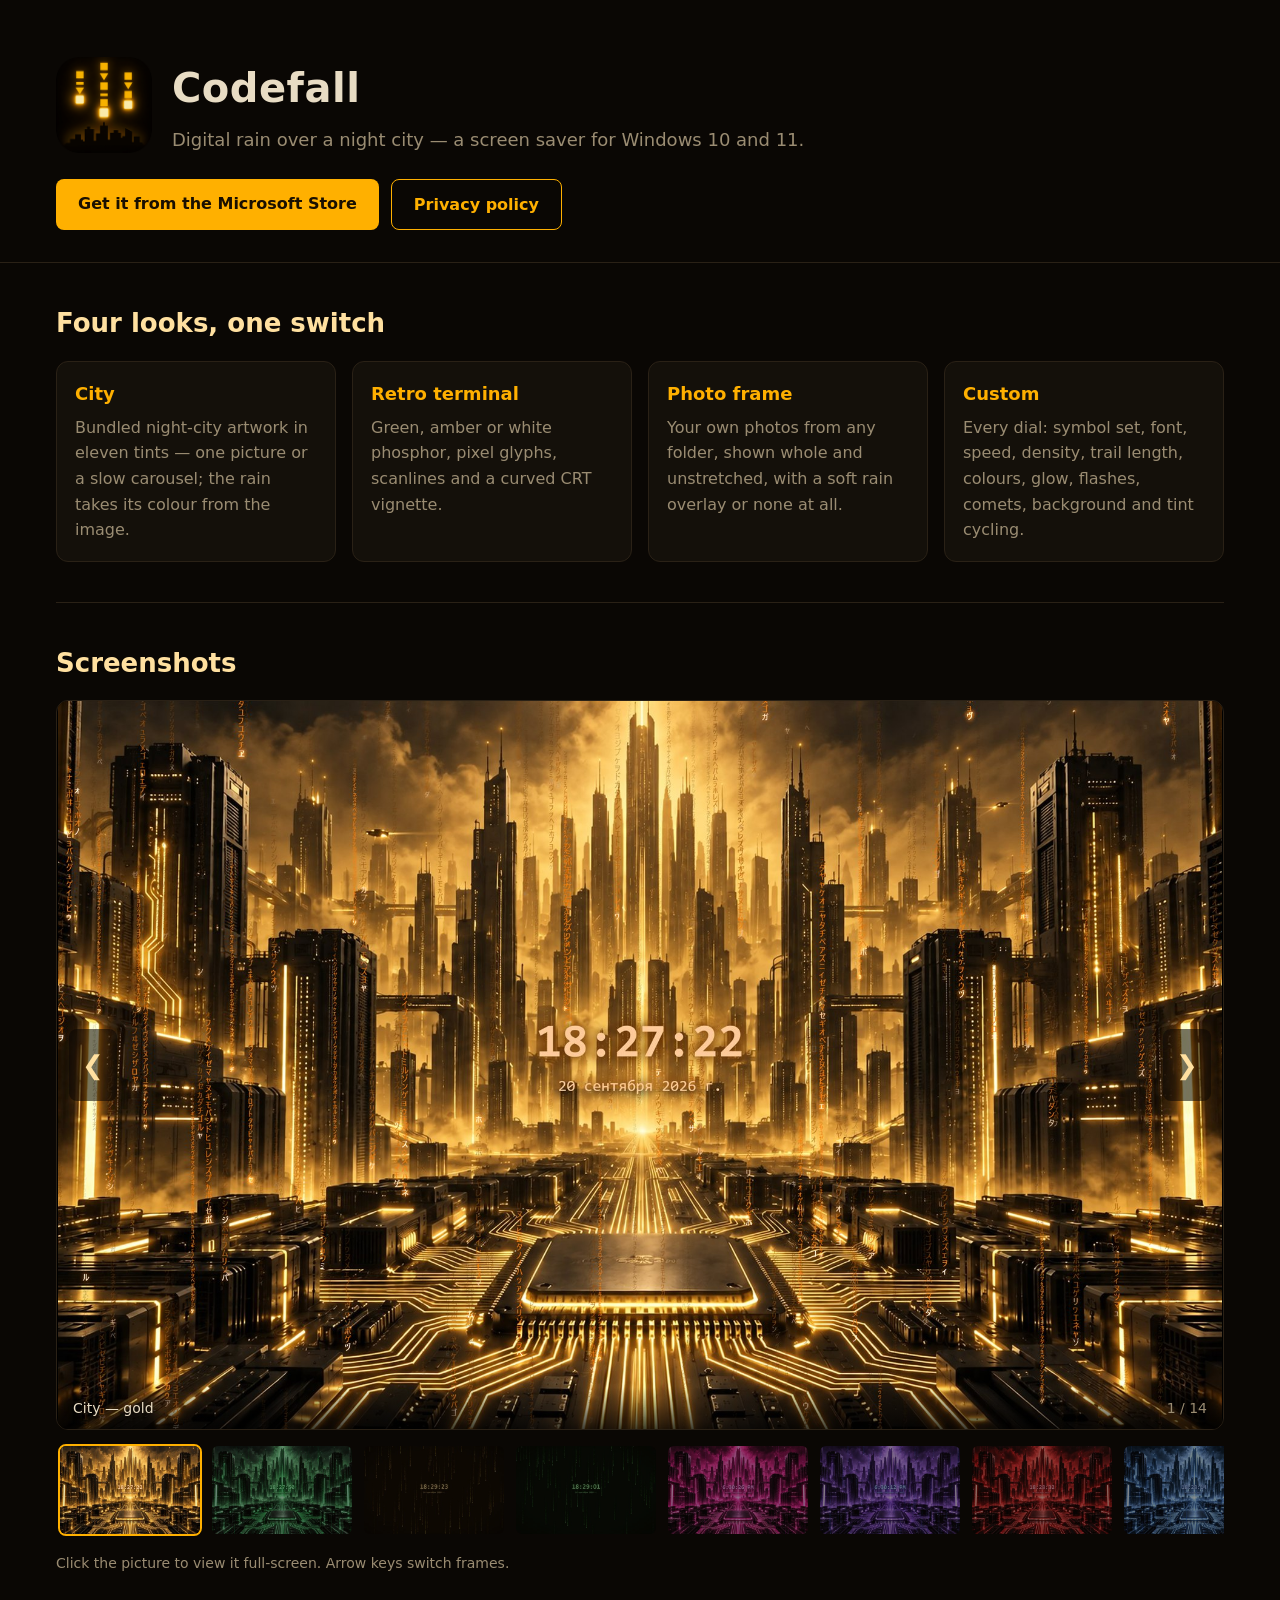
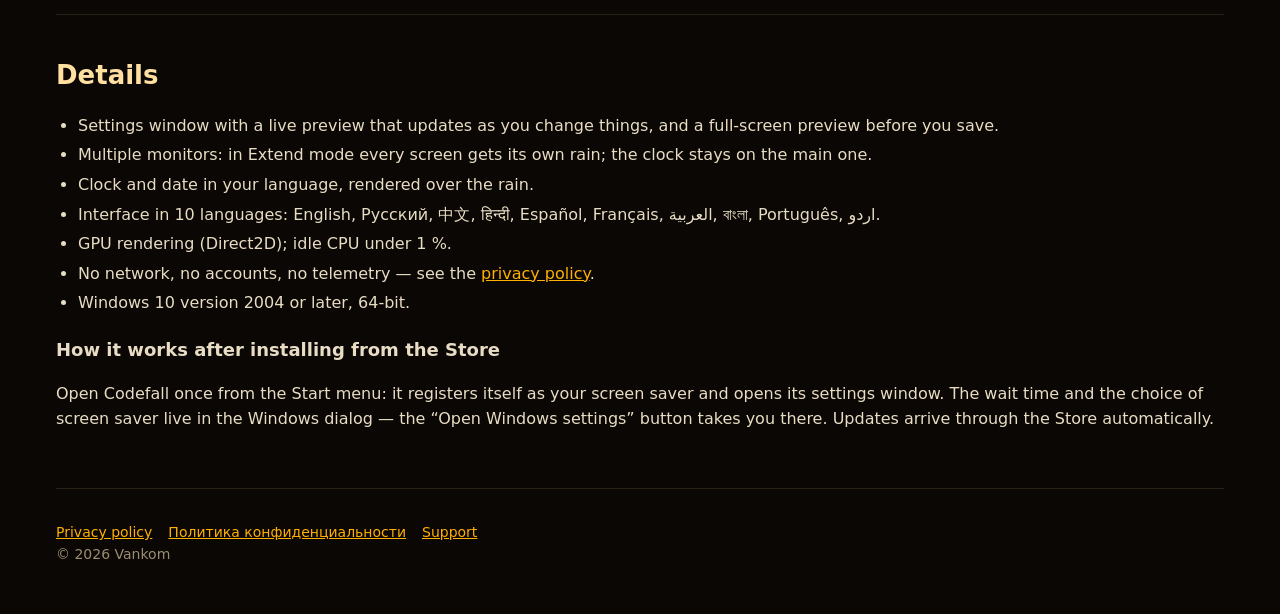
<file: index.html>
<!DOCTYPE html>
<html lang="en">
<head>
  <meta charset="utf-8">
  <meta name="viewport" content="width=device-width, initial-scale=1">
  <title>Codefall — matrix rain screen saver for Windows</title>
  <meta name="description" content="Codefall is a Windows screen saver: glowing digital rain over a night city, a retro terminal, a photo frame with your own pictures, and a clock. Free in the Microsoft Store.">
  <link rel="icon" type="image/png" href="icon.png">
  <link rel="stylesheet" href="style.css">
</head>
<body>
  <header>
    <div class="wrap">
      <div class="brand">
        <img src="icon.png" alt="Codefall icon">
        <div>
          <h1>Codefall</h1>
          <p class="tagline">Digital rain over a night city — a screen saver for Windows 10 and 11.</p>
        </div>
      </div>
      <div class="cta">
        <a class="btn" href="https://apps.microsoft.com/detail/9N5ZNNKSW9VD">Get it from the Microsoft Store</a>
        <a class="btn secondary" href="privacy.html">Privacy policy</a>
      </div>
    </div>
  </header>

  <main class="wrap">
    <section>
      <h2>Four looks, one switch</h2>
      <div class="modes">
        <div class="mode"><h3>City</h3><p>Bundled night-city artwork in eleven tints — one picture or a slow carousel; the rain takes its colour from the image.</p></div>
        <div class="mode"><h3>Retro terminal</h3><p>Green, amber or white phosphor, pixel glyphs, scanlines and a curved CRT vignette.</p></div>
        <div class="mode"><h3>Photo frame</h3><p>Your own photos from any folder, shown whole and unstretched, with a soft rain overlay or none at all.</p></div>
        <div class="mode"><h3>Custom</h3><p>Every dial: symbol set, font, speed, density, trail length, colours, glow, flashes, comets, background and tint cycling.</p></div>
      </div>
    </section>

    <section id="screenshots">
      <h2>Screenshots</h2>
      <div class="carousel" data-count="14">
        <div class="stage">
          <button class="nav prev" aria-label="Previous">&#10094;</button>
          <img class="main" src="screens/01.jpg" alt="City — gold">
          <button class="nav next" aria-label="Next">&#10095;</button>
          <div class="caption"><span class="cap">City — gold</span><span class="counter">1 / 14</span></div>
        </div>
        <div class="thumbs">
        <button class="thumb" data-i="0" aria-label="City — gold"><img src="screens/thumbs/01.jpg" alt="City — gold" loading="lazy"></button>
        <button class="thumb" data-i="1" aria-label="City — green"><img src="screens/thumbs/02.jpg" alt="City — green" loading="lazy"></button>
        <button class="thumb" data-i="2" aria-label="Retro terminal — amber"><img src="screens/thumbs/03.jpg" alt="Retro terminal — amber" loading="lazy"></button>
        <button class="thumb" data-i="3" aria-label="Retro terminal — green"><img src="screens/thumbs/04.jpg" alt="Retro terminal — green" loading="lazy"></button>
        <button class="thumb" data-i="4" aria-label="City — magenta"><img src="screens/thumbs/05.jpg" alt="City — magenta" loading="lazy"></button>
        <button class="thumb" data-i="5" aria-label="City — purple"><img src="screens/thumbs/06.jpg" alt="City — purple" loading="lazy"></button>
        <button class="thumb" data-i="6" aria-label="City — red"><img src="screens/thumbs/07.jpg" alt="City — red" loading="lazy"></button>
        <button class="thumb" data-i="7" aria-label="City — blue"><img src="screens/thumbs/08.jpg" alt="City — blue" loading="lazy"></button>
        <button class="thumb" data-i="8" aria-label="Retro terminal — white"><img src="screens/thumbs/09.jpg" alt="Retro terminal — white" loading="lazy"></button>
        <button class="thumb" data-i="9" aria-label="City — monochrome"><img src="screens/thumbs/10.jpg" alt="City — monochrome" loading="lazy"></button>
        <button class="thumb" data-i="10" aria-label="Photo frame"><img src="screens/thumbs/11.jpg" alt="Photo frame" loading="lazy"></button>
        <button class="thumb" data-i="11" aria-label="Photo frame"><img src="screens/thumbs/12.jpg" alt="Photo frame" loading="lazy"></button>
        <button class="thumb" data-i="12" aria-label="Photo frame"><img src="screens/thumbs/13.jpg" alt="Photo frame" loading="lazy"></button>
        <button class="thumb" data-i="13" aria-label="Settings — live preview"><img src="screens/thumbs/14.jpg" alt="Settings — live preview" loading="lazy"></button>
        </div>
      </div>
      <p class="hint">Click the picture to view it full-screen. Arrow keys switch frames.</p>
    </section>

    <section>
      <h2>Details</h2>
      <ul>
        <li>Settings window with a live preview that updates as you change things, and a full-screen preview before you save.</li>
        <li>Multiple monitors: in Extend mode every screen gets its own rain; the clock stays on the main one.</li>
        <li>Clock and date in your language, rendered over the rain.</li>
        <li>Interface in 10 languages: English, Русский, 中文, हिन्दी, Español, Français, العربية, বাংলা, Português, اردو.</li>
        <li>GPU rendering (Direct2D); idle CPU under 1 %.</li>
        <li>No network, no accounts, no telemetry — see the <a href="privacy.html">privacy policy</a>.</li>
        <li>Windows 10 version 2004 or later, 64-bit.</li>
      </ul>
      <h3>How it works after installing from the Store</h3>
      <p>Open Codefall once from the Start menu: it registers itself as your screen saver and opens its settings window. The wait time and the choice of screen saver live in the Windows dialog — the “Open Windows settings” button takes you there. Updates arrive through the Store automatically.</p>
    </section>
  </main>

  <div class="lightbox" hidden><img alt=""><button class="close" aria-label="Close">&#10005;</button></div>

  <footer>
    <div class="wrap">
      <nav><a href="privacy.html">Privacy policy</a><a href="privacy.ru.html">Политика конфиденциальности</a><a href="https://github.com/VladimirKokhnenko/codefall/issues">Support</a></nav>
      © 2026 Vankom
    </div>
  </footer>
  <script>
    (function () {
      var caps = ["City — gold", "City — green", "Retro terminal — amber", "Retro terminal — green", "City — magenta", "City — purple", "City — red", "City — blue", "Retro terminal — white", "City — monochrome", "Photo frame", "Photo frame", "Photo frame", "Settings — live preview"];
      var c = document.querySelector(".carousel"), main = c.querySelector(".main"), cap = c.querySelector(".cap"),
          counter = c.querySelector(".counter"), thumbs = Array.prototype.slice.call(c.querySelectorAll(".thumb")),
          lb = document.querySelector(".lightbox"), lbImg = lb.querySelector("img"), i = 0;
      function src(n) { return "screens/" + ("0" + (n + 1)).slice(-2) + ".jpg"; }
      function show(n) {
        i = (n + caps.length) % caps.length;
        main.src = src(i); main.alt = caps[i]; cap.textContent = caps[i]; counter.textContent = (i + 1) + " / " + caps.length;
        thumbs.forEach(function (t, k) { t.classList.toggle("active", k === i); });
        thumbs[i].scrollIntoView({ block: "nearest", inline: "center", behavior: "smooth" });
        if (!lb.hidden) { lbImg.src = src(i); lbImg.alt = caps[i]; }
      }
      c.querySelector(".prev").addEventListener("click", function () { show(i - 1); });
      c.querySelector(".next").addEventListener("click", function () { show(i + 1); });
      thumbs.forEach(function (t) { t.addEventListener("click", function () { show(+t.dataset.i); }); });
      main.addEventListener("click", function () { lbImg.src = src(i); lbImg.alt = caps[i]; lb.hidden = false; document.body.style.overflow = "hidden"; });
      function closeLb() { lb.hidden = true; document.body.style.overflow = ""; }
      lb.querySelector(".close").addEventListener("click", closeLb);
      lb.addEventListener("click", function (e) { if (e.target === lb) closeLb(); });
      document.addEventListener("keydown", function (e) {
        if (e.key === "ArrowLeft") show(i - 1); else if (e.key === "ArrowRight") show(i + 1); else if (e.key === "Escape") closeLb();
      });
      var x0 = null;
      main.addEventListener("touchstart", function (e) { x0 = e.touches[0].clientX; }, { passive: true });
      main.addEventListener("touchend", function (e) { if (x0 === null) return; var dx = e.changedTouches[0].clientX - x0; if (Math.abs(dx) > 40) show(dx < 0 ? i + 1 : i - 1); x0 = null; });
      show(0);
    })();
  </script>
</body>
</html>
</file>
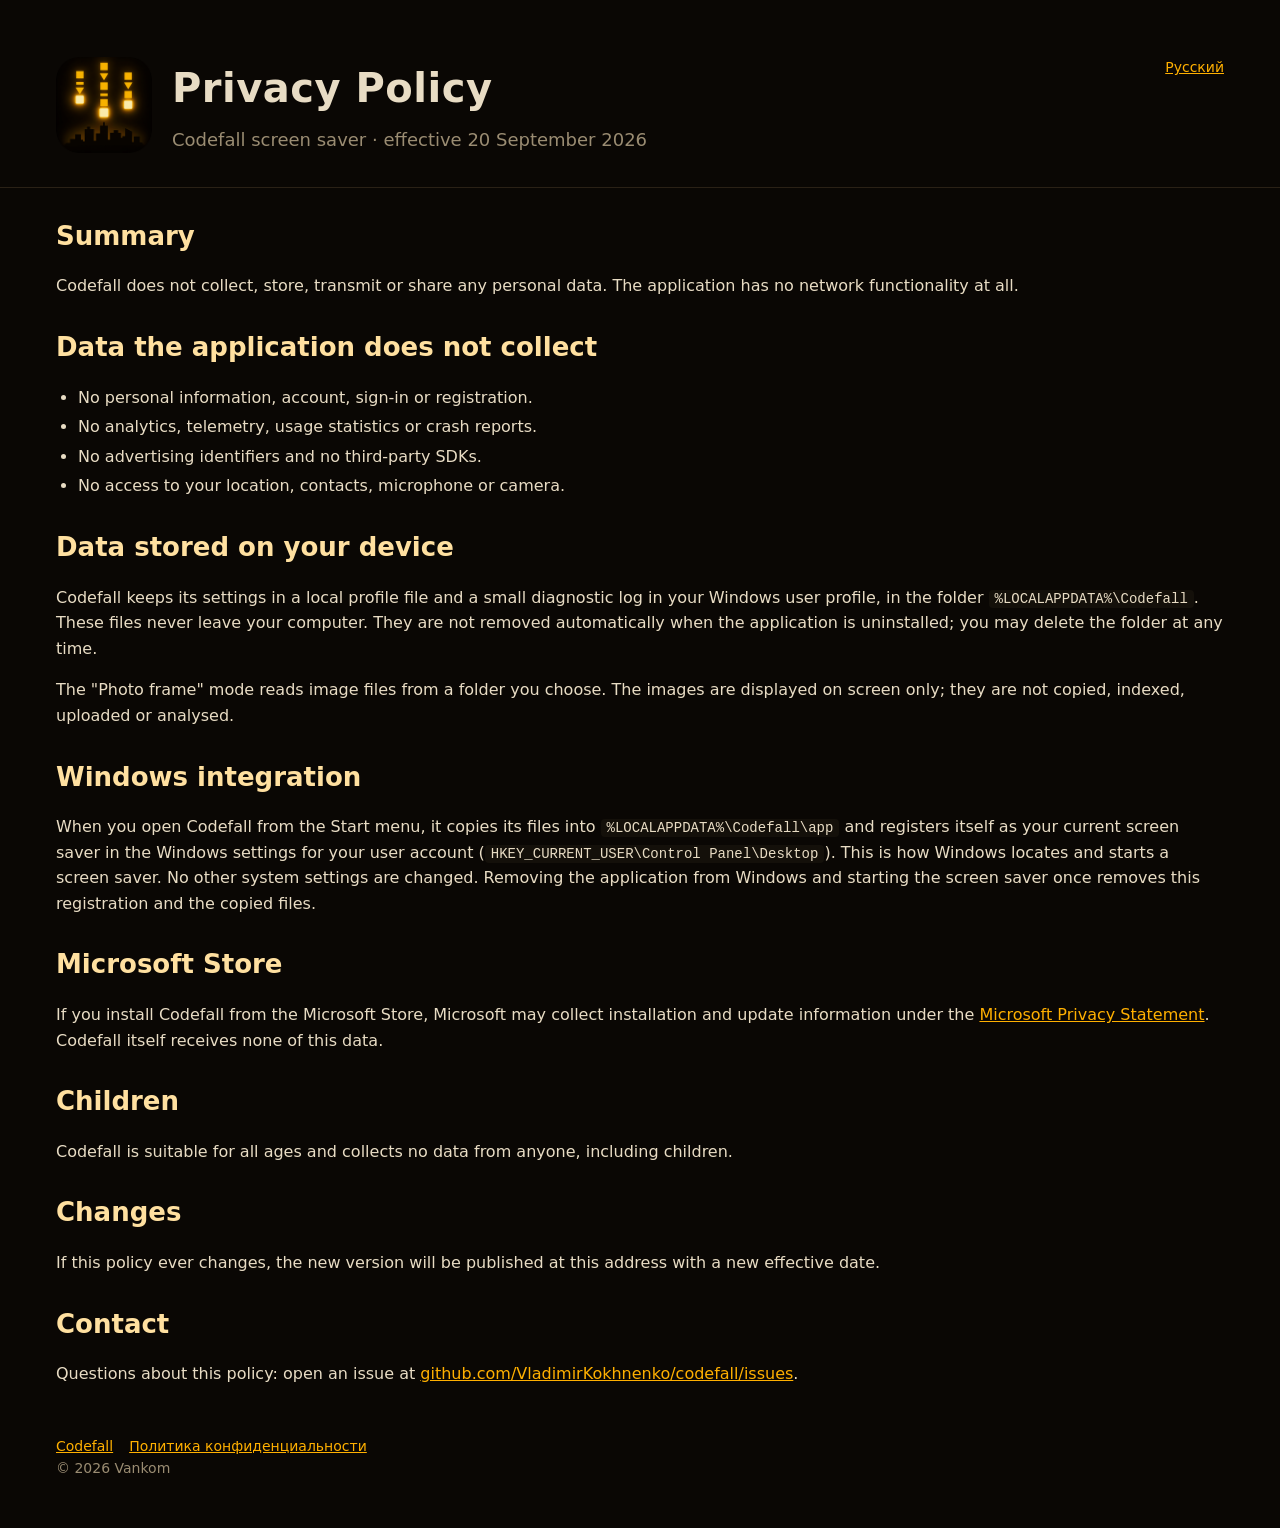
<file: privacy.html>
<!DOCTYPE html>
<html lang="en">
<head>
  <meta charset="utf-8">
  <meta name="viewport" content="width=device-width, initial-scale=1">
  <title>Codefall — Privacy Policy</title>
  <link rel="icon" type="image/png" href="icon.png">
  <link rel="stylesheet" href="style.css">
</head>
<body>
  <header>
    <div class="wrap">
      <a class="lang" href="privacy.ru.html">Русский</a>
      <div class="brand">
        <img src="icon.png" alt="Codefall icon">
        <div>
          <h1>Privacy Policy</h1>
          <p class="tagline">Codefall screen saver · effective 20 September 2026</p>
        </div>
      </div>
    </div>
  </header>

  <main class="wrap">
    <article>
      <h2>Summary</h2>
      <p>Codefall does not collect, store, transmit or share any personal data. The application has no network functionality at all.</p>

      <h2>Data the application does not collect</h2>
      <ul>
        <li>No personal information, account, sign-in or registration.</li>
        <li>No analytics, telemetry, usage statistics or crash reports.</li>
        <li>No advertising identifiers and no third-party SDKs.</li>
        <li>No access to your location, contacts, microphone or camera.</li>
      </ul>

      <h2>Data stored on your device</h2>
      <p>Codefall keeps its settings in a local profile file and a small diagnostic log in your Windows user profile, in the folder <code>%LOCALAPPDATA%\Codefall</code>. These files never leave your computer. They are not removed automatically when the application is uninstalled; you may delete the folder at any time.</p>
      <p>The "Photo frame" mode reads image files from a folder you choose. The images are displayed on screen only; they are not copied, indexed, uploaded or analysed.</p>

      <h2>Windows integration</h2>
      <p>When you open Codefall from the Start menu, it copies its files into <code>%LOCALAPPDATA%\Codefall\app</code> and registers itself as your current screen saver in the Windows settings for your user account (<code>HKEY_CURRENT_USER\Control Panel\Desktop</code>). This is how Windows locates and starts a screen saver. No other system settings are changed. Removing the application from Windows and starting the screen saver once removes this registration and the copied files.</p>

      <h2>Microsoft Store</h2>
      <p>If you install Codefall from the Microsoft Store, Microsoft may collect installation and update information under the <a href="https://privacy.microsoft.com/privacystatement">Microsoft Privacy Statement</a>. Codefall itself receives none of this data.</p>

      <h2>Children</h2>
      <p>Codefall is suitable for all ages and collects no data from anyone, including children.</p>

      <h2>Changes</h2>
      <p>If this policy ever changes, the new version will be published at this address with a new effective date.</p>

      <h2>Contact</h2>
      <p>Questions about this policy: open an issue at <a href="https://github.com/VladimirKokhnenko/codefall/issues">github.com/VladimirKokhnenko/codefall/issues</a>.</p>
    </article>
  </main>

  <footer>
    <div class="wrap">
      <nav><a href="index.html">Codefall</a><a href="privacy.ru.html">Политика конфиденциальности</a></nav>
      © 2026 Vankom
    </div>
  </footer>
</body>
</html>
</file>
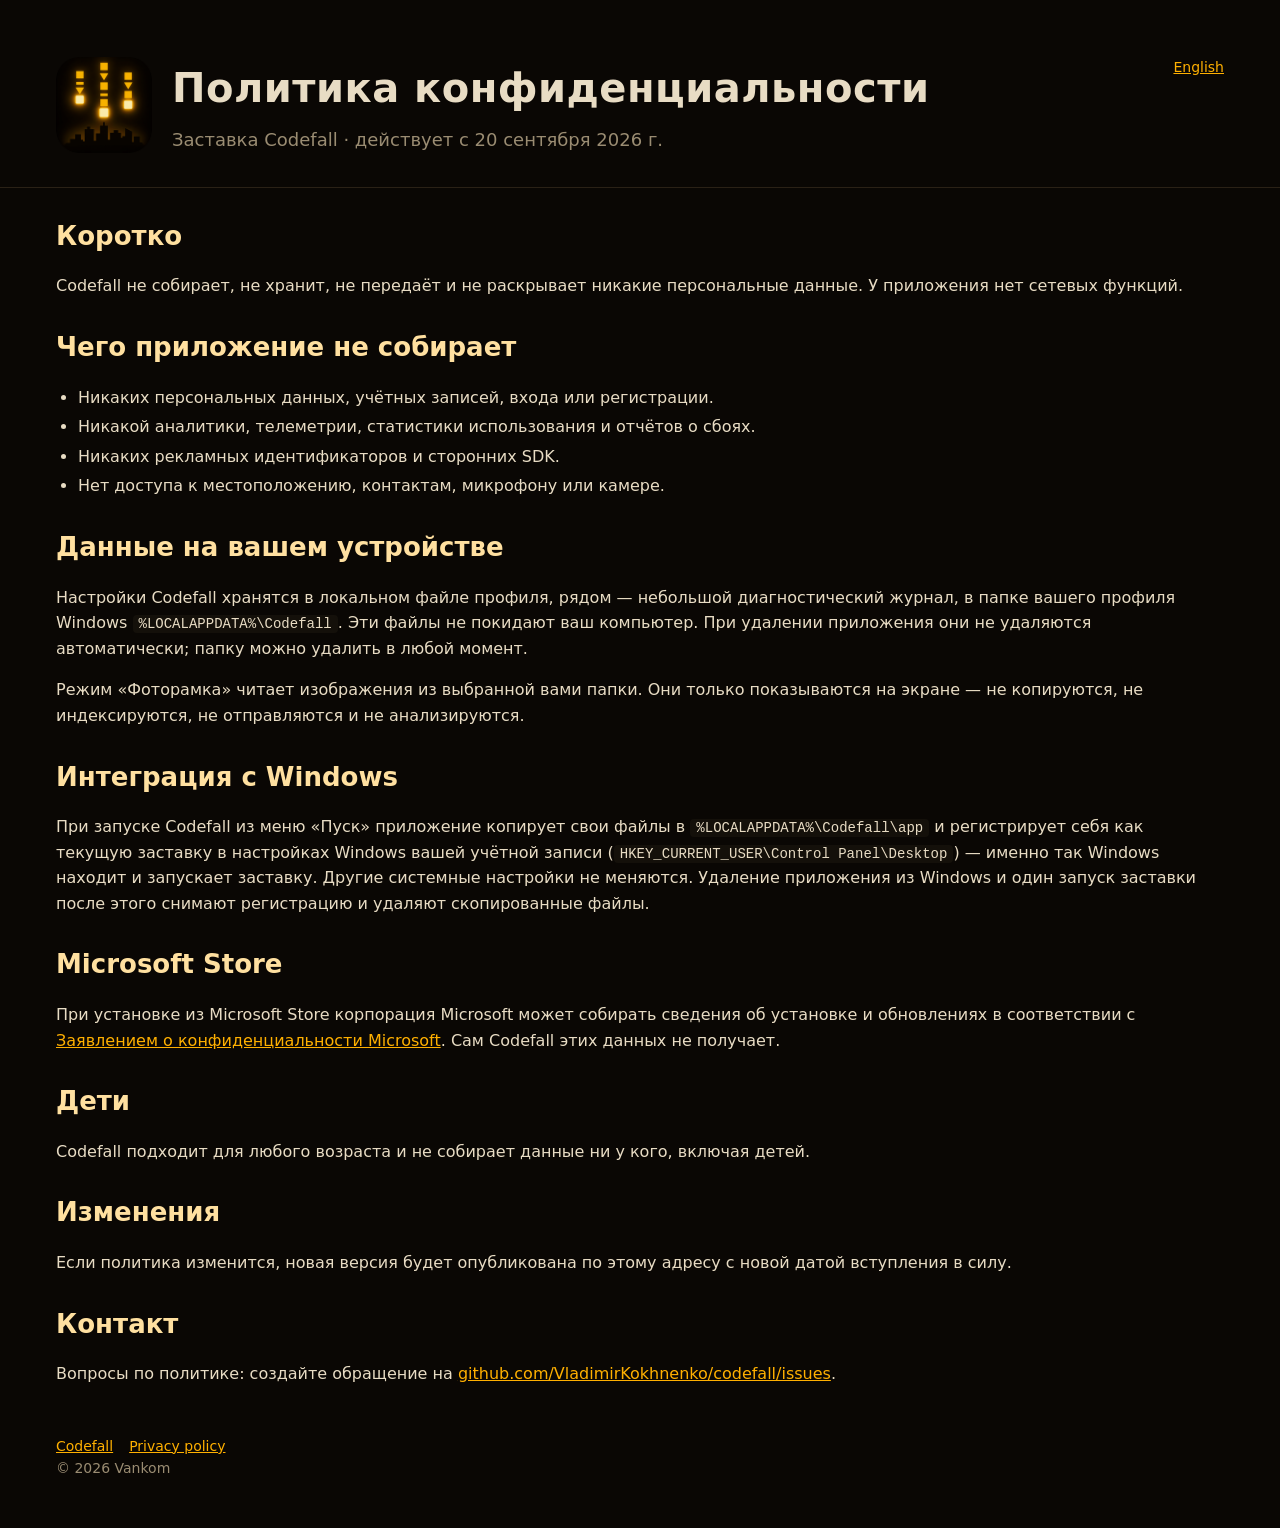
<file: privacy.ru.html>
<!DOCTYPE html>
<html lang="ru">
<head>
  <meta charset="utf-8">
  <meta name="viewport" content="width=device-width, initial-scale=1">
  <title>Codefall — Политика конфиденциальности</title>
  <link rel="icon" type="image/png" href="icon.png">
  <link rel="stylesheet" href="style.css">
</head>
<body>
  <header>
    <div class="wrap">
      <a class="lang" href="privacy.html">English</a>
      <div class="brand">
        <img src="icon.png" alt="Значок Codefall">
        <div>
          <h1>Политика конфиденциальности</h1>
          <p class="tagline">Заставка Codefall · действует с 20 сентября 2026 г.</p>
        </div>
      </div>
    </div>
  </header>

  <main class="wrap">
    <article>
      <h2>Коротко</h2>
      <p>Codefall не собирает, не хранит, не передаёт и не раскрывает никакие персональные данные. У приложения нет сетевых функций.</p>

      <h2>Чего приложение не собирает</h2>
      <ul>
        <li>Никаких персональных данных, учётных записей, входа или регистрации.</li>
        <li>Никакой аналитики, телеметрии, статистики использования и отчётов о сбоях.</li>
        <li>Никаких рекламных идентификаторов и сторонних SDK.</li>
        <li>Нет доступа к местоположению, контактам, микрофону или камере.</li>
      </ul>

      <h2>Данные на вашем устройстве</h2>
      <p>Настройки Codefall хранятся в локальном файле профиля, рядом — небольшой диагностический журнал, в папке вашего профиля Windows <code>%LOCALAPPDATA%\Codefall</code>. Эти файлы не покидают ваш компьютер. При удалении приложения они не удаляются автоматически; папку можно удалить в любой момент.</p>
      <p>Режим «Фоторамка» читает изображения из выбранной вами папки. Они только показываются на экране — не копируются, не индексируются, не отправляются и не анализируются.</p>

      <h2>Интеграция с Windows</h2>
      <p>При запуске Codefall из меню «Пуск» приложение копирует свои файлы в <code>%LOCALAPPDATA%\Codefall\app</code> и регистрирует себя как текущую заставку в настройках Windows вашей учётной записи (<code>HKEY_CURRENT_USER\Control Panel\Desktop</code>) — именно так Windows находит и запускает заставку. Другие системные настройки не меняются. Удаление приложения из Windows и один запуск заставки после этого снимают регистрацию и удаляют скопированные файлы.</p>

      <h2>Microsoft Store</h2>
      <p>При установке из Microsoft Store корпорация Microsoft может собирать сведения об установке и обновлениях в соответствии с <a href="https://privacy.microsoft.com/ru-ru/privacystatement">Заявлением о конфиденциальности Microsoft</a>. Сам Codefall этих данных не получает.</p>

      <h2>Дети</h2>
      <p>Codefall подходит для любого возраста и не собирает данные ни у кого, включая детей.</p>

      <h2>Изменения</h2>
      <p>Если политика изменится, новая версия будет опубликована по этому адресу с новой датой вступления в силу.</p>

      <h2>Контакт</h2>
      <p>Вопросы по политике: создайте обращение на <a href="https://github.com/VladimirKokhnenko/codefall/issues">github.com/VladimirKokhnenko/codefall/issues</a>.</p>
    </article>
  </main>

  <footer>
    <div class="wrap">
      <nav><a href="index.html">Codefall</a><a href="privacy.html">Privacy policy</a></nav>
      © 2026 Vankom
    </div>
  </footer>
</body>
</html>
</file>
<file: style.css>
:root {
  --bg: #0a0704;
  --panel: #14100a;
  --text: #e8dcc4;
  --muted: #9a8c72;
  --amber: #ffb000;
  --amber-light: #ffe0a0;
  --line: #2a2116;
}
* { box-sizing: border-box; }
html, body { margin: 0; padding: 0; }
body {
  background: var(--bg);
  color: var(--text);
  font: 16px/1.6 "Segoe UI", system-ui, -apple-system, sans-serif;
}
a { color: var(--amber); }
a:hover { color: var(--amber-light); }
.wrap { max-width: 1200px; margin: 0 auto; padding: 0 16px; }
header { padding: 56px 0 32px; border-bottom: 1px solid var(--line); }
header .brand { display: flex; align-items: center; gap: 20px; }
header img { width: 96px; height: 96px; border-radius: 22px; }
header h1 { margin: 0; font-size: 40px; letter-spacing: 0.5px; }
header p.tagline { margin: 6px 0 0; color: var(--muted); font-size: 18px; }
.cta { margin-top: 24px; display: flex; gap: 12px; flex-wrap: wrap; }
.btn {
  display: inline-block; padding: 12px 22px; border-radius: 8px; text-decoration: none; font-weight: 600;
  background: var(--amber); color: #1a1000;
}
.btn:hover { background: var(--amber-light); color: #1a1000; }
.btn.secondary { background: transparent; color: var(--amber); border: 1px solid var(--amber); }
main section { padding: 40px 0; border-bottom: 1px solid var(--line); }
h2 { font-size: 26px; margin: 0 0 16px; color: var(--amber-light); }
h3 { font-size: 18px; margin: 20px 0 6px; }
.modes { display: grid; grid-template-columns: repeat(auto-fit, minmax(210px, 1fr)); gap: 16px; }
.mode { background: var(--panel); border: 1px solid var(--line); border-radius: 12px; padding: 18px; }
.mode h3 { margin-top: 0; color: var(--amber); }
.mode p { margin: 0; color: var(--muted); }
/* carousel */
.carousel { user-select: none; }
.stage { position: relative; background: #000; border: 1px solid var(--line); border-radius: 12px; overflow: hidden; aspect-ratio: 16 / 10; }
.stage .main { width: 100%; height: 100%; object-fit: contain; display: block; cursor: zoom-in; }
.nav {
  position: absolute; top: 50%; transform: translateY(-50%); width: 48px; height: 72px; border: 0; border-radius: 8px;
  background: rgba(10, 7, 4, 0.55); color: var(--amber-light); font-size: 26px; cursor: pointer; transition: background .15s;
}
.nav:hover { background: rgba(255, 176, 0, 0.35); }
.nav.prev { left: 12px; } .nav.next { right: 12px; }
.caption {
  position: absolute; left: 0; right: 0; bottom: 0; display: flex; justify-content: space-between; padding: 10px 16px;
  background: linear-gradient(transparent, rgba(0, 0, 0, 0.75)); color: var(--text); font-size: 14px; pointer-events: none;
}
.caption .counter { color: var(--muted); }
.thumbs { display: flex; gap: 8px; margin-top: 10px; overflow-x: auto; padding: 4px 2px 8px; scrollbar-width: thin; scrollbar-color: var(--line) transparent; }
.thumb { flex: 0 0 auto; width: 144px; padding: 0; border: 2px solid transparent; border-radius: 8px; background: none; cursor: pointer; opacity: .55; transition: opacity .15s, border-color .15s; }
.thumb img { display: block; width: 100%; border-radius: 6px; }
.thumb:hover { opacity: .9; }
.thumb.active { opacity: 1; border-color: var(--amber); }
.hint { color: var(--muted); font-size: 14px; margin: 8px 0 0; }
.lightbox { position: fixed; inset: 0; background: rgba(0, 0, 0, 0.94); display: flex; align-items: center; justify-content: center; z-index: 10; }
.lightbox[hidden] { display: none; }
.lightbox img { max-width: 100vw; max-height: 100vh; object-fit: contain; }
.lightbox .close { position: absolute; top: 16px; right: 20px; width: 44px; height: 44px; border: 0; border-radius: 22px; background: rgba(255,255,255,0.1); color: #fff; font-size: 20px; cursor: pointer; }
.lightbox .close:hover { background: rgba(255, 176, 0, 0.4); }
ul { padding-left: 22px; }
li { margin: 4px 0; }
footer { padding: 32px 0 48px; color: var(--muted); font-size: 14px; }
footer nav a { margin-right: 16px; }
.lang { float: right; font-size: 14px; }
article h2 { margin-top: 28px; }
code { background: var(--panel); padding: 1px 6px; border-radius: 4px; font-size: 14px; }
@media (max-width: 600px) {
  header h1 { font-size: 30px; }
  header img { width: 72px; height: 72px; }
  .nav { width: 36px; height: 56px; font-size: 20px; }
  .thumb { width: 96px; }
}
</file>
